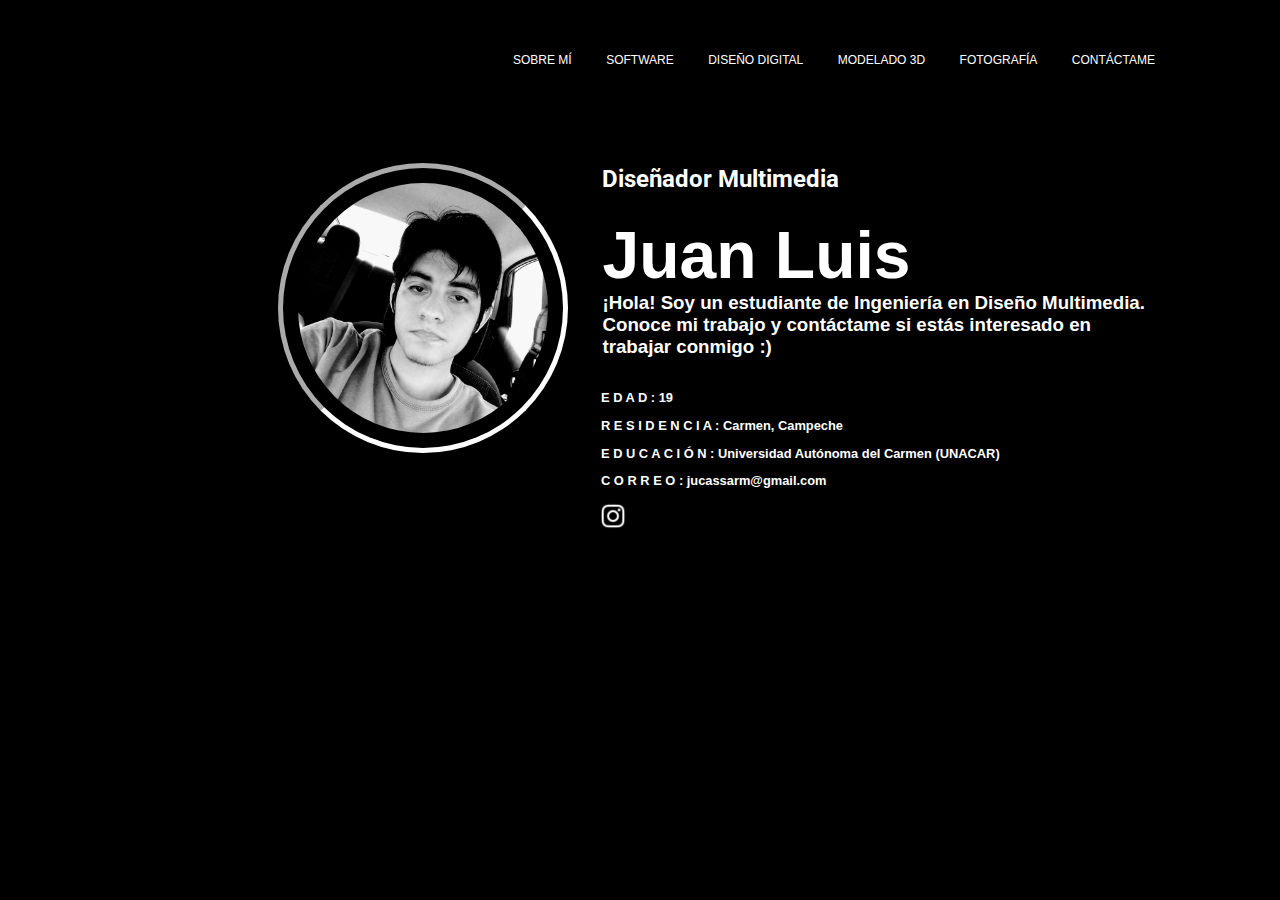
<file: Index.html>
<!DOCTYPE html>
<html lang="en">
<head>

    <link rel="preconnect" href="https://fonts.googleapis.com">
    <link rel="preconnect" href="https://fonts.gstatic.com" crossorigin>
    <link href="https://fonts.googleapis.com/css2?family=Poppins:wght@600&family=Roboto:wght@100&display=swap" rel="stylesheet">

    <meta charset="UTF-8">
    <meta http-equiv="X-UA-Compatible" content="IE=edge">
    <meta name="viewport" content="width=device-width, initial-scale=1.0">
    <title>Juan Castillo</title>
    <link rel="stylesheet" href="estilos.css"/>
    <STYLE>A {text-decoration: none;} </STYLE>
</head>

<body> 

    <div id="inicio">

        <nav id="nave">
            
            <ul id="opciones">

                <li>
                    <a href="index.html">SOBRE MÍ</a>
                </li>

                <li>
                    <a href="Soft.html">SOFTWARE</a>
                </li>

                <li>
                    <a href="Didi.html">DISEÑO DIGITAL</a>
                </li>

                <li>
                    <a href="Mo3d.html">MODELADO 3D</a>
                </li>

                <li>
                    <a href="Foto.html">FOTOGRAFÍA</a>
                </li>

                <li>
                    <a href="Cont.html">CONTÁCTAME</a>
                </li>
            </ul>
        </nav>
    
        <div id="titulo">

            <img src="MiFoto.jpg" width="250px" height="250px" id="fdp"/>

            <header id="nombre">

                <div id="nh2"> <h2>Diseñador Multimedia</h2></div>
                <div id="nh1"> <h1>Juan Luis</h1></div>
                <div id="nh3"> <h3>¡Hola! Soy un estudiante de Ingeniería en Diseño Multimedia.<br>Conoce mi trabajo y contáctame si estás interesado en<br>trabajar conmigo :)</h3></div>
            </header>
        </div>

 
        <footer id="pinfo">
                
                <h3>E D A D :  19</h3>
                <h3>R E S I D E N C I A :  Carmen, Campeche</h3>
                <h3>E D U C A C I Ó N :  Universidad Autónoma del Carmen (UNACAR)</h3>
                <h3>C O R R E O :  jucassarm@gmail.com</h3>
                
        </footer>
  
    </div>

    
    <a href="https://www.instagram.com/cskaarl/" id="aa"> <img src="Insta.png" width="30px" height="30px" id="insta"></a>


</body>

</html>
</file>
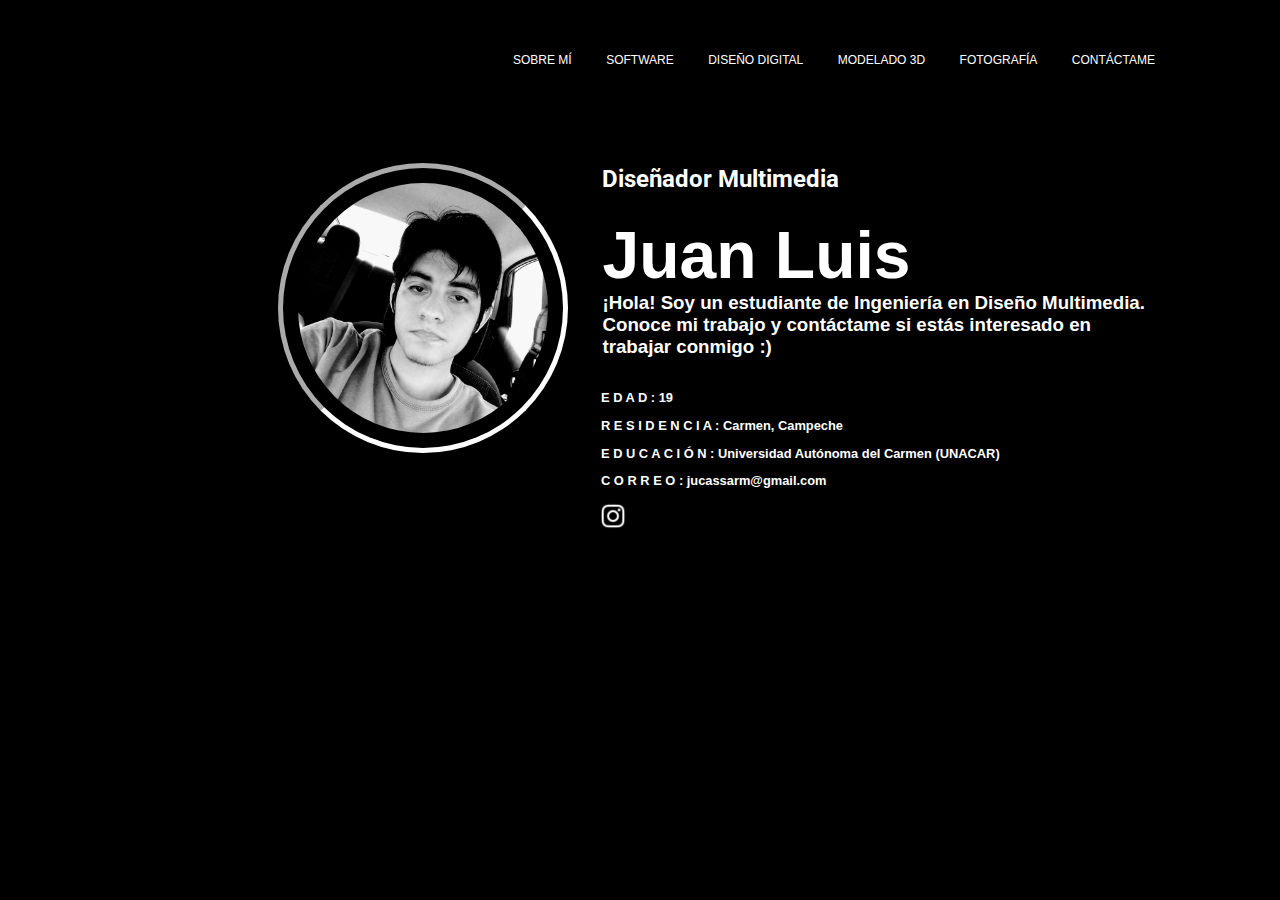
<file: index.html>
<!DOCTYPE html>
<html lang="en">
<head>

    <link rel="preconnect" href="https://fonts.googleapis.com">
    <link rel="preconnect" href="https://fonts.gstatic.com" crossorigin>
    <link href="https://fonts.googleapis.com/css2?family=Poppins:wght@600&family=Roboto:wght@100&display=swap" rel="stylesheet">

    <meta charset="UTF-8">
    <meta http-equiv="X-UA-Compatible" content="IE=edge">
    <meta name="viewport" content="width=device-width, initial-scale=1.0">
    <title>Juan Castillo</title>
    <link rel="stylesheet" href="estilos.css"/>
    <STYLE>A {text-decoration: none;} </STYLE>
</head>

<body> 

    <div id="inicio">

        <nav id="nave">
            
            <ul id="opciones">

                <li>
                    <a href="index.html">SOBRE MÍ</a>
                </li>

                <li>
                    <a href="Soft.html">SOFTWARE</a>
                </li>

                <li>
                    <a href="Didi.html">DISEÑO DIGITAL</a>
                </li>

                <li>
                    <a href="Mo3d.html">MODELADO 3D</a>
                </li>

                <li>
                    <a href="Foto.html">FOTOGRAFÍA</a>
                </li>

                <li>
                    <a href="Cont.html">CONTÁCTAME</a>
                </li>
            </ul>
        </nav>
    
        <div id="titulo">

            <img src="MiFoto.jpg" width="250px" height="250px" id="fdp"/>

            <header id="nombre">

                <div id="nh2"> <h2>Diseñador Multimedia</h2></div>
                <div id="nh1"> <h1>Juan Luis</h1></div>
                <div id="nh3"> <h3>¡Hola! Soy un estudiante de Ingeniería en Diseño Multimedia.<br>Conoce mi trabajo y contáctame si estás interesado en<br>trabajar conmigo :)</h3></div>
            </header>
        </div>

 
        <footer id="pinfo">
                
                <h3>E D A D :  19</h3>
                <h3>R E S I D E N C I A :  Carmen, Campeche</h3>
                <h3>E D U C A C I Ó N :  Universidad Autónoma del Carmen (UNACAR)</h3>
                <h3>C O R R E O :  jucassarm@gmail.com</h3>
                
        </footer>
  
    </div>

    
    <a href="https://www.instagram.com/cskaarl/" id="aa"> <img src="Insta.png" width="30px" height="30px" id="insta"></a>


</body>

</html>
</file>
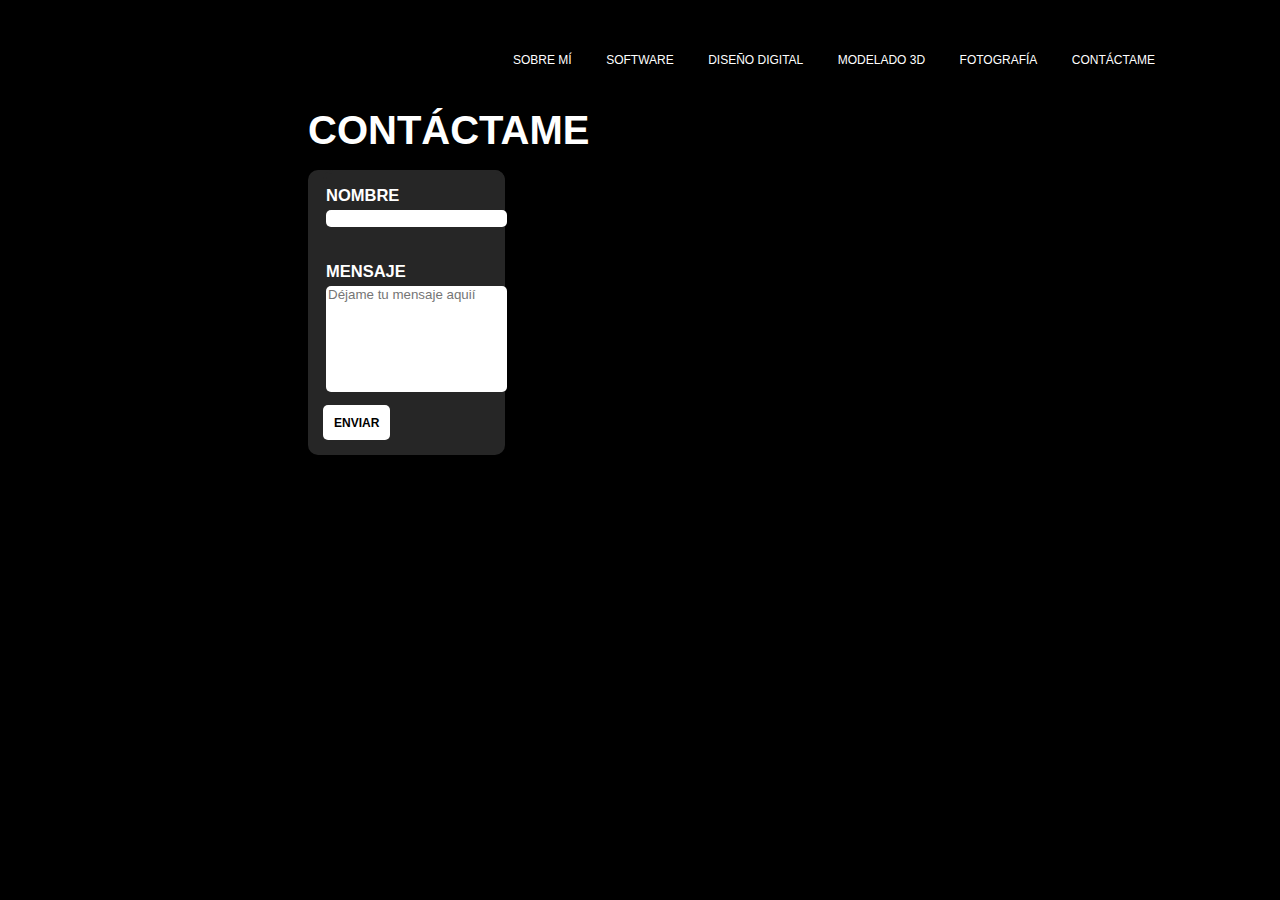
<file: Cont.html>
<!DOCTYPE html>
<html lang="en">
<head>
    <meta charset="UTF-8">
    <meta http-equiv="X-UA-Compatible" content="IE=edge">
    <meta name="viewport" content="width=device-width, initial-scale=1.0">
    <title>Contáctame</title>
    <link rel="stylesheet" href="estilos.css"/>
    <STYLE>A {text-decoration: none;} </STYLE>
</head>

<body>

    <nav id="nave">
        
        <ul id="opcionescont">

            <li>
                <a href="index.html">SOBRE MÍ</a>
            </li>

            <li>
                <a href="Soft.html">SOFTWARE</a>
            </li>

            <li>
                <a href="Didi.html">DISEÑO DIGITAL</a>
            </li>

            <li>
                <a href="Mo3d.html">MODELADO 3D</a>
            </li>

            <li>
                <a href="Foto.html">FOTOGRAFÍA</a>
            </li>

            <li>
                <a href="Cont.html">CONTÁCTAME</a>
            </li>
        </ul>

    </nav>

    <header id="tcont"> <h1>CONTÁCTAME</h1></header>


    <form action="html5-formularios.php" method="post" id="form"> 

        <div id="contn">

            <label for="nombre" id="lab1">

                <div id="ns">

                    <h2>NOMBRE</h2>
                </div>
            </label>

            <input name="nombre" type="text" id="pnombre" >  
        </div>
        
        <div id="conti">
            <label for="msg" id="lab2">

                <div id="msgs">

                    <h2>MENSAJE</h2>
                </div>
            </label>  

            <input name="msg" id="pmsg" placeholder="Déjame tu mensaje aquií"> 
        </div>

        <button type="submit" id="butt">
            <div id="b">

                <h2>ENVIAR</h2>
            </div>
            
        
        </button> 
    </form>



</body>

</html>
</file>
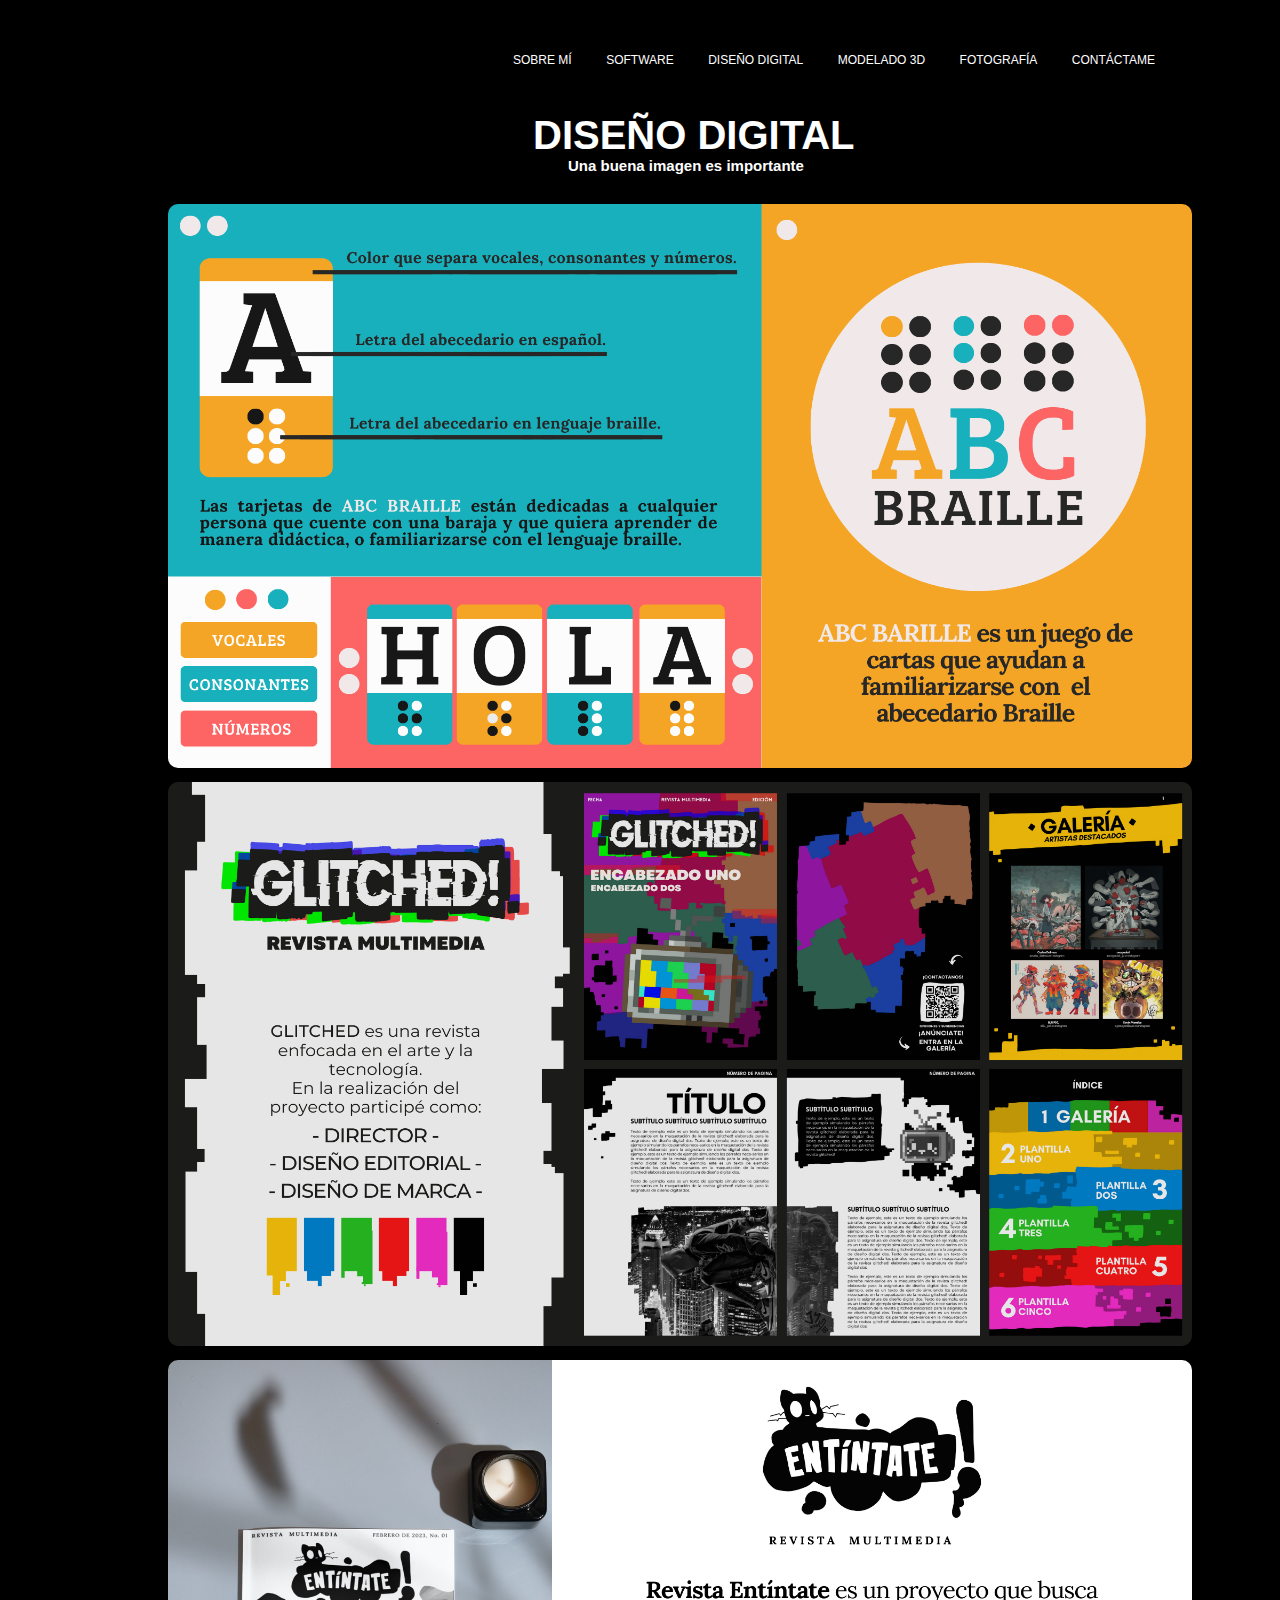
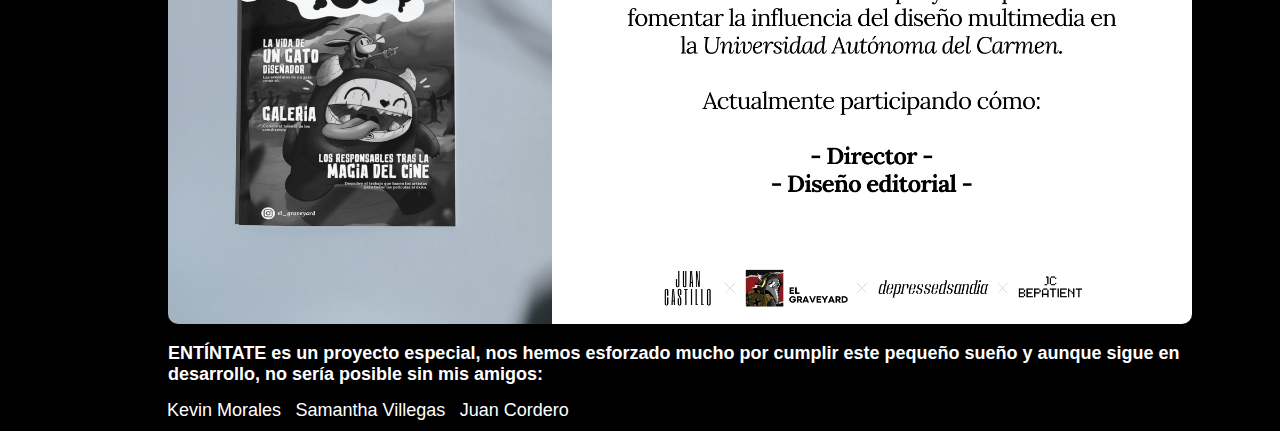
<file: Didi.html>
<!DOCTYPE html>
<html lang="en">
<head>
    <meta charset="UTF-8">
    <meta http-equiv="X-UA-Compatible" content="IE=edge">
    <meta name="viewport" content="width=device-width, initial-scale=1.0">
    <title>Diseño Digital</title>
    <link rel="stylesheet" href="estilos.css"/>
    <STYLE>A {text-decoration: none;} </STYLE>
</head>

<body>



    <nav id="nave">
        
        <ul id="opcionesdidi">

            <li>
                <a href="index.html">SOBRE MÍ</a>
            </li>

            <li>
                <a href="Soft.html">SOFTWARE</a>
            </li>

            <li>
               <a href="Didi.html">DISEÑO DIGITAL</a>
            </li>

            <li>
                <a href="Mo3d.html">MODELADO 3D</a>
            </li>

            <li>
                <a href="Foto.html">FOTOGRAFÍA</a>
            </li>

            <li>
                <a href="Cont.html">CONTÁCTAME</a>
            </li>
        </ul>

    </nav>

    <header id="tdidi"> <h1>DISEÑO DIGITAL</h1></header>
    <div id="dih22"><h2>Una buena imagen es importante</h2></div>

    <img src="Adidi.png" width="1024px" height="564px" id="img1"/>    
    <img src="Bdidi.png" width="1024px" height="564px" id="img2"/>
    <img src="Cdidi.png" width="1024px" height="564px" id="img3"/>

    <div id="cute"><h2>ENTÍNTATE es un proyecto especial, nos hemos esforzado mucho por cumplir este pequeño sueño y aunque sigue en<br>desarrollo, no sería posible sin mis amigos:</h2></div>
    <div id="amix">
        <a href="https://www.instagram.com/el_graveyard/" id="kev">Kevin Morales</a> <a href="https://www.instagram.com/depressedsandia/" id="sam">Samantha Villegas</a> <a href="https://www.instagram.com/jcbepatient/" id="jc">Juan Cordero</a> 
    </div> 


    
</body>

</html>
</file>
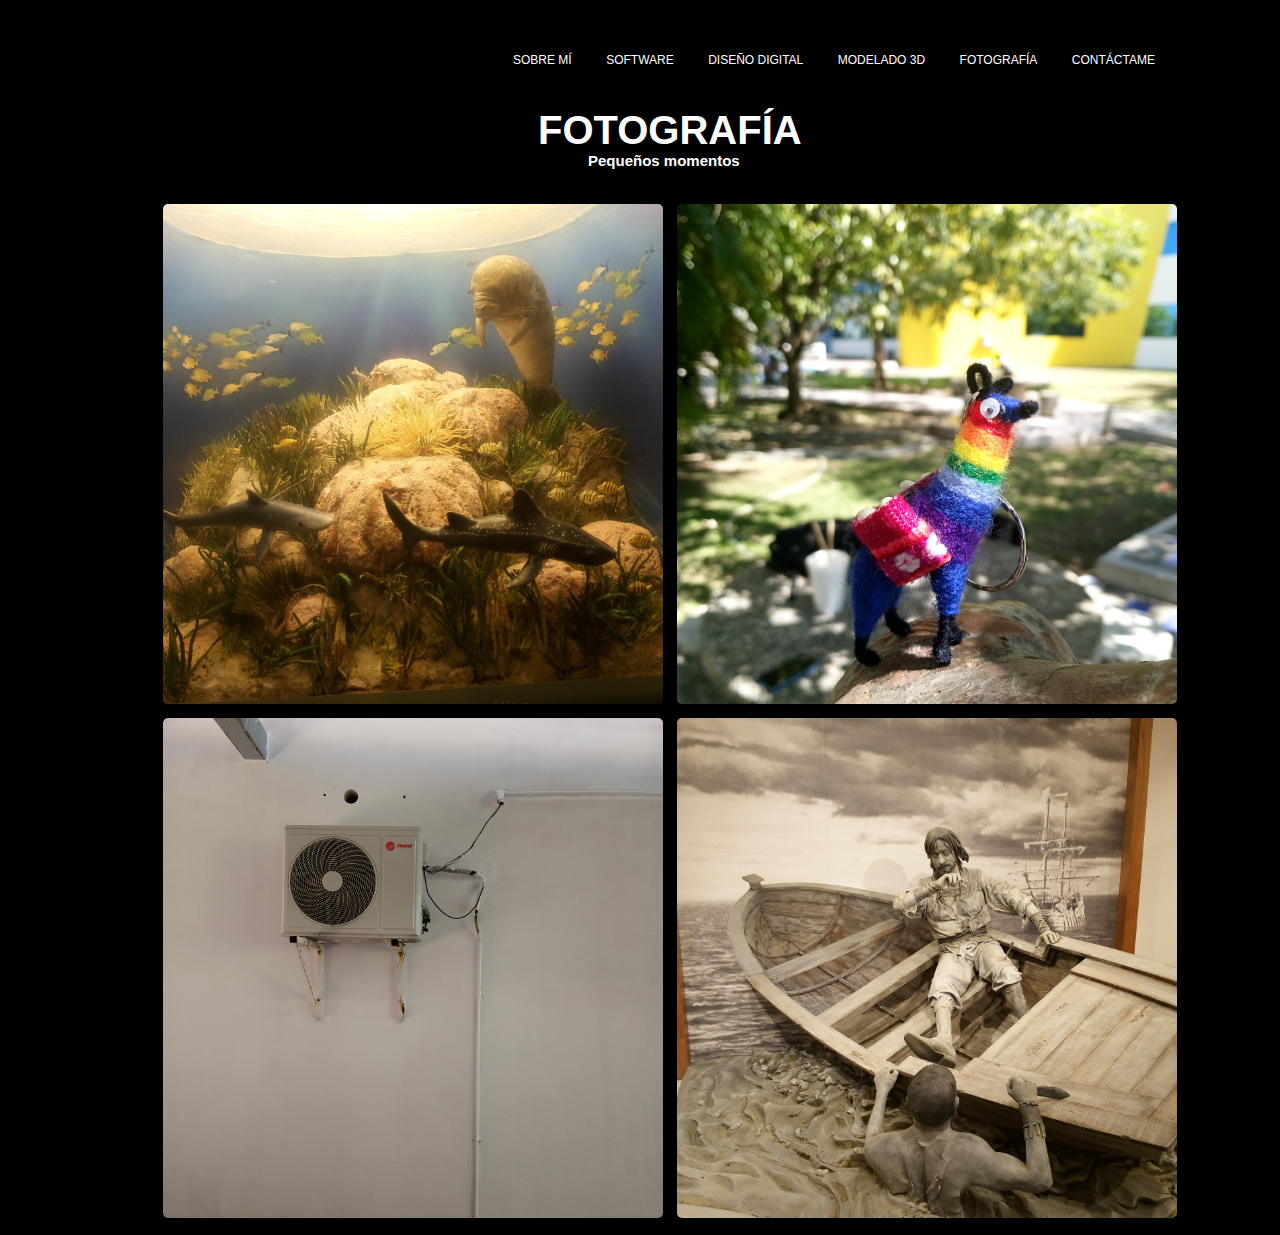
<file: Foto.html>
<!DOCTYPE html>
<html lang="en">
<head>
    <meta charset="UTF-8">
    <meta http-equiv="X-UA-Compatible" content="IE=edge">
    <meta name="viewport" content="width=device-width, initial-scale=1.0">
    <title>Fotografía</title>
    <link rel="stylesheet" href="estilos.css"/>
    <STYLE>A {text-decoration: none;} </STYLE>
</head>

<body>



    <nav id="nave">
        
        <ul id="opcionesfoto">

            <li>
                <a href="index.html">SOBRE MÍ</a>
            </li>

            <li>
                <a href="Soft.html">SOFTWARE</a>
            </li>

            <li>
                <a href="Didi.html">DISEÑO DIGITAL</a>
            </li>

            <li>
                <a href="Mo3d.html">MODELADO 3D</a>
            </li>

            <li>
                <a href="Foto.html">FOTOGRAFÍA</a>
            </li>

            <li>
                <a href="Cont.html">CONTÁCTAME</a>
            </li>
        </ul>

    </nav>

    <header id="ifoto"> <h1>FOTOGRAFÍA</h1></header>
    <div id="foh22"><h2>Pequeños momentos</h2></div>

    <img src="A.jpg" height="500px" width="500px" id="f1"/>    
    <img src="D.jpg" height="500px" width="500px" id="f2"/>
    <img src="C.jpg" height="500px" width="500px" id="f3"/>
    <img src="B.jpg" height="500px" width="500px" id="f4"/>
    
</body>

</html>
</file>
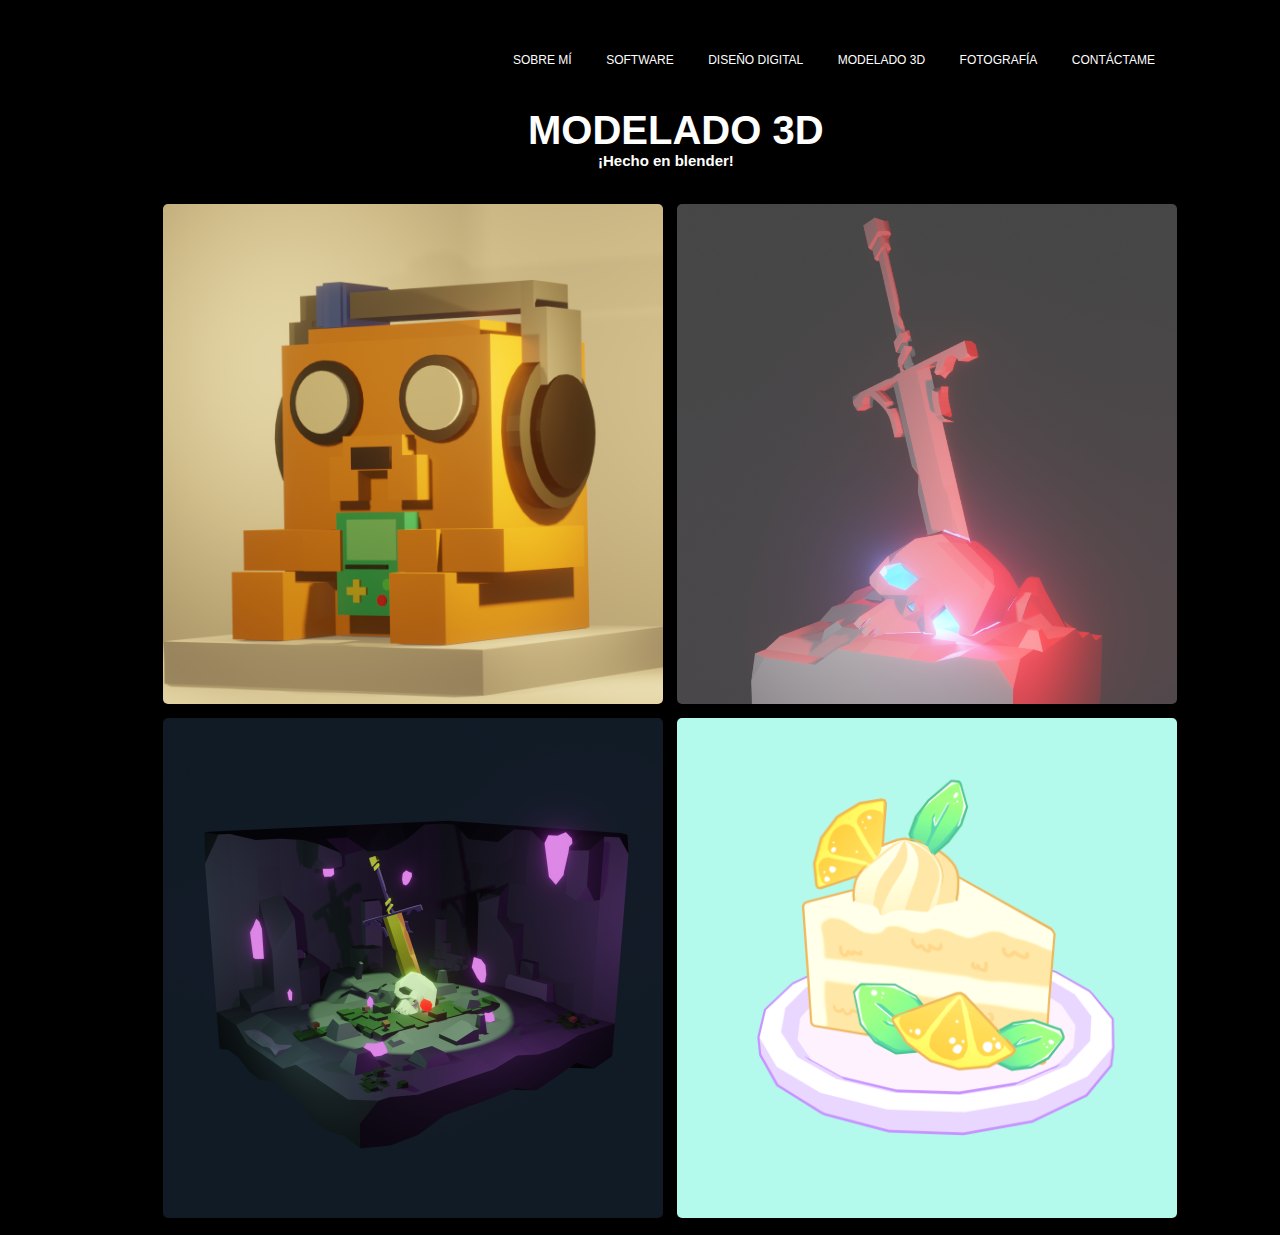
<file: Mo3d.html>
<!DOCTYPE html>
<html lang="en">
<head>
    <meta charset="UTF-8">
    <meta http-equiv="X-UA-Compatible" content="IE=edge">
    <meta name="viewport" content="width=device-width, initial-scale=1.0">
    <title>Modelado 3D</title>
    <link rel="stylesheet" href="estilos.css"/>
    <STYLE>A {text-decoration: none;} </STYLE>
</head>

<body>

    <nav id="nave">
        
        <ul id="opcionesmo3d">

            <li>
                <a href="index.html">SOBRE MÍ</a>
            </li>

            <li>
                <a href="Soft.html">SOFTWARE</a>
            </li>

            <li>
                <a href="Didi.html">DISEÑO DIGITAL</a>
            </li>

            <li select>
                <a href="Mo3d.html">MODELADO 3D</a>
            </li>

            <li>
                <a href="Foto.html">FOTOGRAFÍA</a>
            </li>

            <li>
                <a href="Cont.html">CONTÁCTAME</a>
            </li>
        </ul>

    </nav>

    <header id="imo3d"> <h1>MODELADO 3D</h1></header>
   
    <div id="moh22"><h2>¡Hecho en blender!</h2></div>

    <img src="A3D.png" height="500px" width="500px" id="m1"/>
    <img src="B3D.png" height="500px" width="500px" id="m2"/>
    <img src="C3D.png" height="500px" width="500px" id="m3"/>
    <img src="D3D.png" height="500px" width="500px" id="m4"/>



    
</body>

</html>
</file>
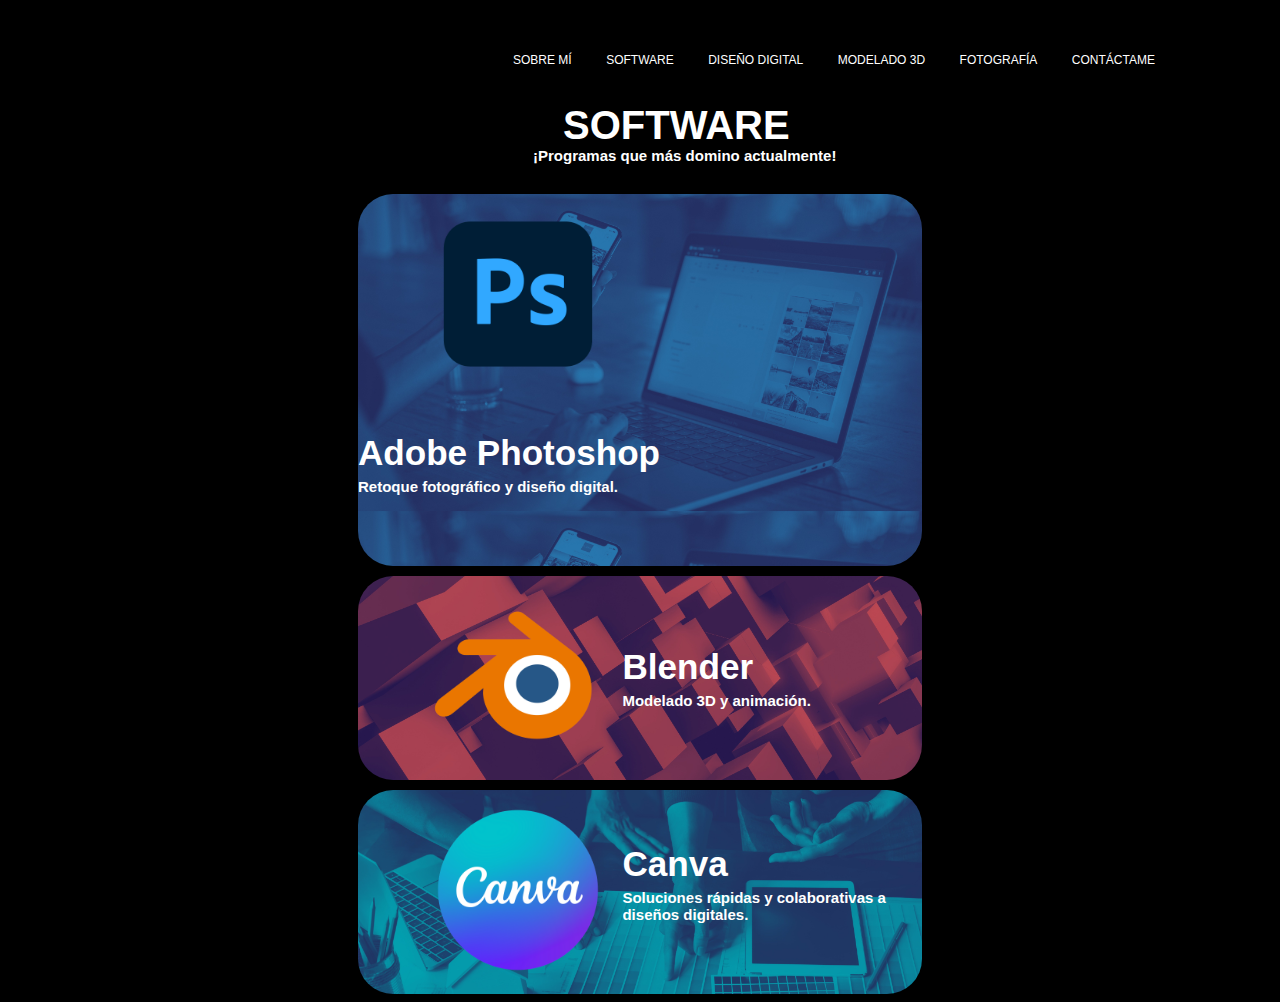
<file: Soft.html>
<!DOCTYPE html>
<html lang="en">
<head>
    <meta charset="UTF-8">
    <meta http-equiv="X-UA-Compatible" content="IE=edge">
    <meta name="viewport" content="width=device-width, initial-scale=1.0">
    <title>Software</title>
    <link rel="stylesheet" href="estilos.css"/>
    <STYLE>A {text-decoration: none;} </STYLE>
</head>

<body>


    <nav id="nave">
        
        <ul id="opcionessoft">

            <li>
                <a href="index.html">SOBRE MÍ</a>
            </li>

            <li>
                <a href="Soft.html">SOFTWARE</a>
            </li>

            <li>
                <a href="Didi.html">DISEÑO DIGITAL</a>
            </li>

            <li>
                <a href="Mo3d.html">MODELADO 3D</a>
            </li>

            <li>
                <a href="Foto.html">FOTOGRAFÍA</a>
            </li>

            <li>
                <a href="Cont.html">CONTÁCTAME</a>
            </li>
        </ul>

    </nav>


    <header id="tpag"> <h1>SOFTWARE</h1></header>
    <div id="sih22"><h2>¡Programas que más domino actualmente!</h2></div>

    <header id="softpag">

        <section id="soft">

            <div id="cph">

                <img src="Photoshop_icon.png" width="200px" height="200px"/ id="fph">

                <div id="Photoshop">

    
                    <div id="sih3"> <h3>Adobe Photoshop</h3></div>
                    <div id="sih2"> <h2>Retoque fotográfico y diseño digital.</h2> </div>
                </div>
            </div>

            <div id="cbl">

                <img src="Blender_icon.png" width="200px" height="200px"/ id="fbl">

                <div id="Blender">

                    <div id="sih3"> <h3>Blender</h3> </div>
                    <div id="sih2"> <h2>Modelado 3D y animación.</h2></div>
                </div>
            </div>

            <div id="cca">
                
                <img src="Canva_icon.png" width="200px" height="200px"/ id="fca">
                
                <div id="Canva">

                    <div id="sih3"> <h3>Canva</h3></div>
                    <div id="sih2"> <h2>Soluciones rápidas y colaborativas a<br>diseños digitales.</h3></div> 
                </div>
            </div>
        </section>
    </header>
</body>

</html>
</file>
<file: estilos.css>
body{
    background-color: black;
    font-family: Arial, Helvetica, sans-serif;
}



h1{

    font-family: 'Popins', sans-serif;
    color: white;
}

h2{
   
    font-family: 'Roboto', sans-serif;
}

h3{
   
    font-family: Arial, Helvetica, sans-serif;
}

#titulo{

    margin-top: 50px;
    margin-left: 30px;
    margin-right: 30px;
}
    #nombre{

        display: inline-block;
        margin-left: 30px;
        vertical-align: 100px;
    }
        #nh1{
            font-size: 33px;
        }
        #nh2{

            margin-bottom: -20px;
            color: white;
        }
        #nh3{
            color: white;
            font-size: 16px;
            margin-top: -45px;
        }

        #fdp{
            border-radius: 100%;
            border: white inset 5px;
            padding: 15px;
            margin-left: 240px;
            margin-top: 45px;

        }

#insta{

    margin-top: 20px;
    margin-left: 590px;
    margin-right: 10px;
}

#pinfo{

    font-size: 11px;
    color: white;
    margin-left: 593px;
    margin-bottom: -20px;
    margin-top: -80px;
    font-weight: bolder;


}

/* +---------------------------------- SOFTWARE ----------------------------------+ */ 
#tpag{
    font-size: 20px;
    margin-left: 555px;
    margin-top: 35px;
    margin-bottom: -10px;
}

#sih3{

    color: white;
    font-size: 30px;
    font-weight: bolder;
}

#sih2{

    margin-top: -30px;
    color: white;
    font-size: 10px;
    font-weight: lighter;
}

#sih22{

    color: white;
    font-size: 10px;
    font-weight: lighter;
    margin-left: 525px;
    margin-top: -28px;
    margin-bottom: 30px;


}

#soft{

}
    #cph{

        margin-left: 350px;
        margin-right: 350px;
        background-image: url("PFONDO.png");
        background-size: 100%;
        border-radius: 35px;
    }
        #Photoshop{

            display: inline-block;
            vertical-align: 70px; 
        }
            #fph{
                margin-left: 60px;
            }

        
    #cbl{

        margin-top: 10px;
        margin-left: 350px;
        margin-right: 350px;
        background-image: url("BFONDO.png");
        background-size: 100%;
        border-radius: 35px;
    }
        #Blender{

            display: inline-block;
            vertical-align: 70px;      
        }
            #fbl{
                 margin-left: 60px;
            }
                
         
    #cca{

        margin-top: 10px;
        margin-left: 350px;
        margin-right: 350px;
        background-image: url("CFONDO.png");
        background-size: 100%;
        border-radius: 35px;
    }
        #Canva{

            display: inline-block;
            vertical-align: 70px; 
        }
            #fca{
                margin-left: 60px;
            }


/* +---------------------------------- DISEÑO DIGITAL ----------------------------------+ */ 

#tdidi{

    font-size: 20px;
    margin-left: 525px;
    margin-top: 45px;
    margin-bottom: -10px;
}

#dih22{

    color: white;
    font-size: 10px;
    font-weight: lighter;
    margin-left: 560px;
    margin-top: -28px;
    margin-bottom: 30px;
}

#img1{

    margin-left: 160px;
    border-radius: 10px;
}

#img2{
    margin-top: 10px;
    margin-left: 160px;
    border-radius: 10px;
}

#img3{

    margin-top: 10px;
    margin-left: 160px;
    border-radius: 10px;
}

#cute{

    color: white;
    font-size: 12px;
    margin-left: 160px;
}

#amix{
    margin-left: 154px;
    margin-bottom: 10px;
}

#kev{
    padding: 5px;
    font-size: 18px;
}

#sam{
    padding: 5px;
    font-size: 18px;

}

#jc{
    padding: 5px;
    font-size: 18px;

}
/* +---------------------------------- MODELADO 3D ----------------------------------+ */ 

#imo3d{

    font-size: 20px;
    margin-left: 520px;
    margin-top: 40px;
    margin-bottom: -10px;
}

#moh22{
    
    color: white;
    font-size: 10px;
    font-weight: lighter;
    margin-left: 590px;
    margin-top: -28px;
    margin-bottom: 30px;
}

#m1{
    
    margin-left: 150px;
    border-radius: 10px;
    padding: 5px;
}

#m2{
    border-radius: 10px;
    padding: 5px;
}

#m3{

    margin-left: 150px;
    border-radius: 10px;
    padding: 5px;
}

#m4{
    padding: 5px;
    border-radius: 10px;
}

/* +---------------------------------- FOTOGRAÍA ----------------------------------+ */ 

#ifoto{

    font-size: 20px;
    margin-left: 530px;
    margin-top: 40px;
    margin-bottom: -10px;
}

#foh22{
    
    color: white;
    font-size: 10px;
    font-weight: lighter;
    margin-left: 580px;
    margin-top: -28px;
    margin-bottom: 30px;
}

#f1{
    
    margin-left: 150px;
    border-radius: 10px;
    padding: 5px;
}

#f2{
    border-radius: 10px;
    padding: 5px;
}

#f3{

    margin-left: 150px;
    border-radius: 10px;
    padding: 5px;
}

#f4{
    padding: 5px;
    border-radius: 10px;
}

/* +---------------------------------- CONTÁCTAME ----------------------------------+ */ 

#tcont{

    font-size: 20px;
    margin-left: 300px;
    margin-top: 40px;
    margin-bottom: -10px;
}

#form{
    background-color: #262626;
    margin-left: 300px;
    margin-right: 767px;
    border-radius: 10px;
    
}

#contn{
    border: #262626 solid;
    border-radius: 10px;
    margin-top: 15px;
    margin-left: 15px;
}
    #ns{

        margin-bottom: -10px;
        font-family: Arial, Helvetica, sans-serif;
        color: white;
        font-weight: bold;
        font-size: 11px;

    }
        #pnombre{
            
            border: 0px;
            background-color: white;
            border-radius: 5px;
        }



#conti{
    border: #262626 solid;
    margin-top: 15px;
    margin-left: 15px;
    
}
    #msgs{

        margin-bottom: -10px;
        font-family: Arial, Helvetica, sans-serif;
        color: white;
        font-weight: bold;
        font-size: 11px;
       
    }
        #pmsg{
            
            border: 0px;
            border-radius: 5px;
            padding-bottom: 90px;
        }


#b{

    font-size: 8px;
    font-family: Arial, Helvetica, sans-serif;
    color: black;
    padding-left: 5px;
    font-weight: lighter;
    padding-right: 5px;
}

#butt{

    border:  0px;
    margin-left: 15px;
    margin-top: 10px;
    margin-bottom: 15px;
    border-radius: 5px;
    background-color: white;
    
}
/* +---------------------------------- BARRA DE NAVEGACIÓN ----------------------------------+ */ 

a{
    font-size: 12px;
    color: white;
    
}

a:hover{

    background: white;
    color: black;
    padding: 4px;
}

a:active{

    background: white;
    color: white;
    padding: 5px;
}

#nave{

    margin-left: 450px;
    margin-top: 50px;
}

#opciones li{

    display: inline;
    padding-left: 15px;
    padding-right:15px;
    padding-top: 5px;
    padding-bottom: 5px; 
}

#opcionesmo3d li{

    display: inline;
    padding-left: 15px;
    padding-right:15px;
    padding-top: 5px;
    padding-bottom: 5px;    
}

#opcionessoft li{

    display: inline;
    padding-left: 15px;
    padding-right:15px;
    padding-top: 5px;
    padding-bottom: 5px;     
}

#opcionesfoto li{

    display: inline;
    padding-left: 15px;
    padding-right:15px;
    padding-top: 5px;
    padding-bottom: 5px;      
}

#opcionesdidi li{

    display: inline;
    padding-left: 15px;
    padding-right:15px;
    padding-top: 5px;
    padding-bottom: 5px;     
}

#opcionescont li{

    display: inline;
    padding-left: 15px;
    padding-right:15px;
    padding-top: 5px;
    padding-bottom: 5px;   
}
</file>
